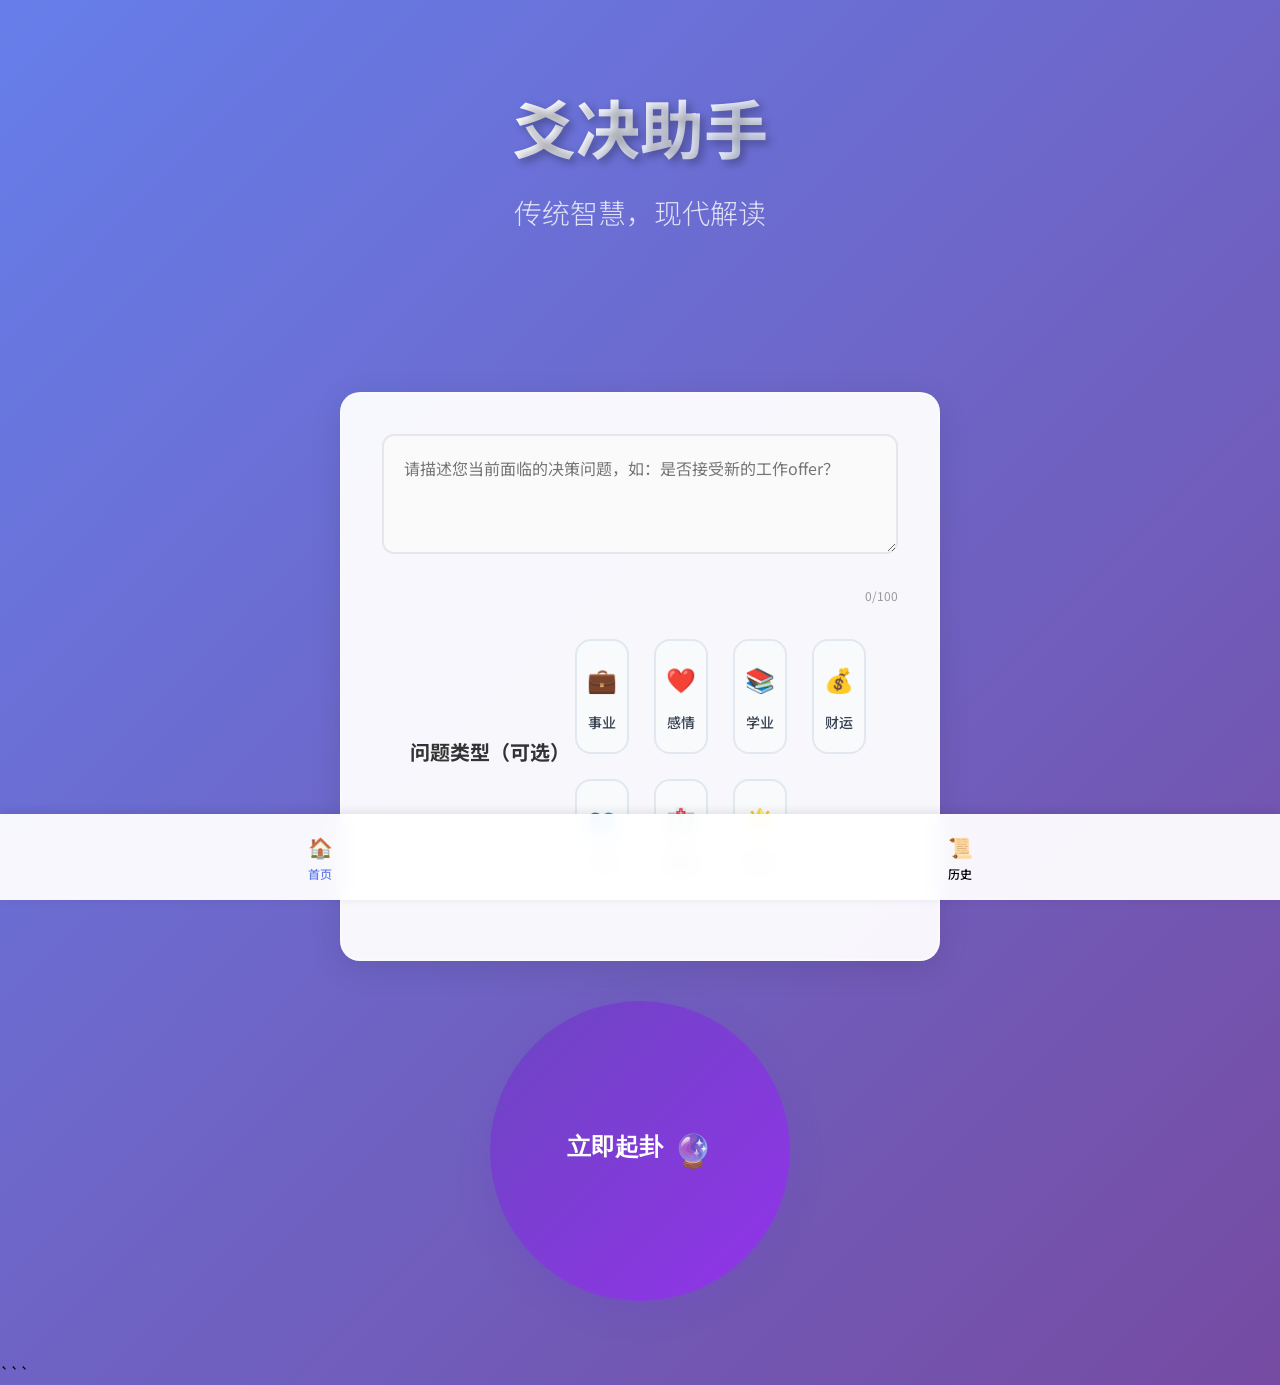
<file: hexagram-assistant/index.html>
<!DOCTYPE html>
<html lang="zh-CN">
<head>
    <meta charset="UTF-8">
    <meta name="viewport" content="width=device-width, initial-scale=1.0, maximum-scale=1.0, user-scalable=no">
    <title>爻决助手 - 传统智慧，现代解读</title>
    <meta name="description" content="基于易经六爻的智能决策助手，通过AI解读卦象为您提供决策建议">
    <meta name="keywords" content="易经,六爻,卦象,决策,占卜,AI,传统文化">
    <link rel="stylesheet" href="css/global.css">
    <link rel="stylesheet" href="css/index.css">
    <link href="https://fonts.googleapis.com/css2?family=Noto+Sans+SC:wght@400;500;700&display=swap" rel="stylesheet">
    <link rel="icon" href="favicon.ico" type="image/x-icon">
</head>
<body>
    <div id="app">
        <!-- 首页 -->
        <div id="home-page" class="page active">
            <div class="container">
                <header class="app-header">
                    <h1 class="app-title">爻决助手</h1>
                    <p class="app-subtitle">传统智慧，现代解读</p>
                </header>
                
                <main class="main-content">
                    <div class="question-input-section">
                        <div class="input-container">
                            <textarea 
                                id="question-input" 
                                class="question-textarea" 
                                placeholder="请描述您当前面临的决策问题，如：是否接受新的工作offer？"
                                maxlength="100"
                            ></textarea>
                            <div class="char-counter">
                                <span id="char-count">0</span>/100
                            </div>
                        </div>
                        
                        <div class="category-selector">
                            <div class="category-title">问题类型（可选）</div>
                            <div class="category-options">
                                <div class="category-option" data-category="career">
                                    <span class="category-icon">💼</span>
                                    <span class="category-name">事业</span>
                                </div>
                                <div class="category-option" data-category="love">
                                    <span class="category-icon">❤️</span>
                                    <span class="category-name">感情</span>
                                </div>
                                <div class="category-option" data-category="study">
                                    <span class="category-icon">📚</span>
                                    <span class="category-name">学业</span>
                                </div>
                                <div class="category-option" data-category="finance">
                                    <span class="category-icon">💰</span>
                                    <span class="category-name">财运</span>
                                </div>
                                <div class="category-option" data-category="relationship">
                                    <span class="category-icon">👥</span>
                                    <span class="category-name">人际</span>
                                </div>
                                <div class="category-option" data-category="health">
                                    <span class="category-icon">🏥</span>
                                    <span class="category-name">健康</span>
                                </div>
                                <div class="category-option" data-category="general">
                                    <span class="category-icon">🌟</span>
                                    <span class="category-name">综合</span>
                                </div>
                            </div>
                        </div>
                    </div>
                    
                    <div class="action-section">
                        <button id="start-divination" class="primary-button">
                            <span class="button-text">立即起卦</span>
                            <span class="button-icon">🔮</span>
                        </button>
                    </div>
                </main>
                
                <nav class="bottom-nav">
                    <div class="nav-item active" data-page="home">
                        <span class="nav-icon">🏠</span>
                        <span class="nav-text">首页</span>
                    </div>
                    <div class="nav-item" data-page="history">
                        <span class="nav-icon">📜</span>
                        <span class="nav-text">历史</span>
                    </div>
                </nav>
            </div>
        </div>
        
        <!-- 起卦加载页 -->
        <div id="loading-page" class="page">
            <div class="loading-container">
                <div class="loading-animation">
                    <div class="card-container">
                        <div class="divination-card"></div>
                        <div class="divination-card"></div>
                        <div class="divination-card"></div>
                    </div>
                    <div class="energy-effect"></div>
                </div>
                <div class="loading-text">
                    <p class="loading-title">正在为您起卦...</p>
                    <p class="loading-subtitle">请静心等待，天地感应中</p>
                </div>
            </div>
        </div>
        
        <!-- 卦卡结果页 -->
        <div id="result-page" class="page">
            <div class="result-container">
                <div class="result-header">
                    <button class="back-button">←</button>
                    <h2 class="result-title">卦象解读</h2>
                    <button class="share-button">分享</button>
                </div>
                
                <div class="hexagram-card">
                    <div class="card-front">
                        <div class="hexagram-header">
                            <h3 class="hexagram-name" id="hexagram-name">乾为天</h3>
                            <span class="hexagram-number" id="hexagram-number">第1卦</span>
                        </div>
                        
                        <div class="hexagram-image" id="hexagram-image">
                            <!-- 卦象图片将通过JS动态加载 -->
                        </div>
                        
                        <div class="hexagram-symbol" id="hexagram-symbol">䷀</div>
                        
                        <div class="hexagram-description" id="hexagram-description">
                            <p class="hexagram-meaning">天行健，君子以自强不息</p>
                            <div class="hexagram-keywords">
                                <span class="keyword">刚健</span>
                                <span class="keyword">进取</span>
                                <span class="keyword">领导</span>
                            </div>
                        </div>
                    </div>
                </div>
                
                <div class="ai-interpretation">
                    <h4 class="interpretation-title">AI智能解读</h4>
                    <div class="interpretation-content" id="interpretation-content">
                        <!-- AI解读内容将通过JS动态加载 -->
                    </div>
                </div>
                
                <div class="result-actions">
                    <button class="secondary-button" id="regenerate-btn">重新解读</button>
                    <button class="primary-button" id="save-btn">保存结果</button>
                    <button class="secondary-button" id="continue-chat-btn">继续提问</button>
                </div>
            </div>
           </div> <div id="chat-modal" class="chat-modal-overlay">
            <div class="chat-modal-content">
                <div class="chat-modal-header">
                    <h3>与AI深入交流</h3>
                    <button id="close-chat-btn" class="close-button">&times;</button>
                </div>
                <div id="chat-window" class="chat-window">
                    </div>
                <div class="chat-input-area">
                    <textarea id="chat-input" placeholder="请在这里输入你的追问..."></textarea>
                    <button id="send-chat-btn">发送</button>
                </div>
            </div>
        </div>
        <div id="history-page" class="page">
            </div>
        
    </div> <script src="js/app.js"></script>
</body>
</html>
        </div>
    </div>
</div>
        </div>
        
        <!-- 历史记录页 -->
        <div id="history-page" class="page">
            <div class="history-container">
                <div class="history-header">
                    <h2 class="history-title">历史记录</h2>
                    <button class="clear-history-btn">清空</button>
                </div>
                
                <div class="history-list" id="history-list">
                    <!-- 历史记录将通过JS动态加载 -->
                </div>
                
                <div class="empty-history" id="empty-history">
                    <div class="empty-icon">📜</div>
                    <p class="empty-text">暂无历史记录</p>
                    <p class="empty-subtext">起卦后，您的记录将显示在这里</p>
                </div>
            </div>
        </div>
        </div>

   
</div> ```
    </div>
    
    <script src="js/app.js"></script>
</body>
</html>
</file>
<file: hexagram-assistant/css/global.css>
/* 全局样式 - 网页版 */
* {
  margin: 0;
  padding: 0;
  box-sizing: border-box;
}

body {
  background: linear-gradient(135deg, #667eea 0%, #764ba2 100%);
  min-height: 100vh;
  font-family: 'Noto Sans SC', -apple-system, BlinkMacSystemFont, 'Segoe UI', 'Roboto', 'Oxygen', 'Ubuntu', 'Cantarell', 'Fira Sans', 'Droid Sans', 'Helvetica Neue', sans-serif;
  overflow-x: hidden;
}

/* 页面容器 */
.page {
  display: none;
  min-height: 100vh;
  width: 100%;
}

.page.active {
  display: block;
}

/* 容器样式 */
.container {
  padding: 20px;
  min-height: 100vh;
  display: flex;
  flex-direction: column;
  align-items: center;
  justify-content: center;
  max-width: 1200px;
  margin: 0 auto;
}

/* 卡片样式 */
.card {
  background: rgba(255, 255, 255, 0.95);
  border-radius: 20px;
  padding: 40px;
  margin: 20px;
  box-shadow: 0 8px 32px rgba(0, 0, 0, 0.1);
  backdrop-filter: blur(10px);
  border: 1px solid rgba(255, 255, 255, 0.2);
  transition: transform 0.3s ease, box-shadow 0.3s ease;
}

.card:hover {
  transform: translateY(-5px);
  box-shadow: 0 12px 40px rgba(0, 0, 0, 0.15);
}

/* 按钮样式 */
.btn, .primary-button, .secondary-button {
  background: linear-gradient(45deg, #667eea, #764ba2);
  color: white;
  border: none;
  border-radius: 50px;
  padding: 20px 40px;
  font-size: 16px;
  font-weight: bold;
  box-shadow: 0 4px 15px rgba(0, 0, 0, 0.2);
  transition: all 0.3s ease;
  cursor: pointer;
  display: inline-flex;
  align-items: center;
  justify-content: center;
  gap: 10px;
}

.btn:hover, .primary-button:hover, .secondary-button:hover {
  transform: translateY(-2px);
  box-shadow: 0 6px 20px rgba(0, 0, 0, 0.3);
}

.btn:active, .primary-button:active, .secondary-button:active {
  transform: translateY(0);
  box-shadow: 0 2px 10px rgba(0, 0, 0, 0.2);
}

.secondary-button {
  background: rgba(255, 255, 255, 0.9);
  color: #667eea;
  border: 2px solid #667eea;
}

.secondary-button:hover {
  background: linear-gradient(45deg, #667eea, #764ba2);
  color: white;
  border-color: transparent;
}

/* 文字样式 */
.title, .app-title {
  font-size: 48px;
  font-weight: bold;
  color: white;
  text-align: center;
  margin-bottom: 30px;
  text-shadow: 2px 2px 4px rgba(0, 0, 0, 0.3);
}

.subtitle, .app-subtitle {
  font-size: 24px;
  color: rgba(255, 255, 255, 0.9);
  text-align: center;
  margin-bottom: 40px;
}

.text {
  font-size: 16px;
  color: #333;
  line-height: 1.6;
}

/* 输入框样式 */
.input, .question-textarea {
  width: 100%;
  padding: 20px;
  border: 2px solid #ddd;
  border-radius: 10px;
  font-size: 16px;
  margin-bottom: 20px;
  background: rgba(255, 255, 255, 0.9);
  resize: vertical;
  min-height: 120px;
  font-family: inherit;
}

.input:focus, .question-textarea:focus {
  border-color: #667eea;
  outline: none;
  box-shadow: 0 0 0 4px rgba(102, 126, 234, 0.1);
}

/* 卦象卡片样式 */
.hexagram-card {
  background: linear-gradient(135deg, rgba(255, 255, 255, 0.95), rgba(255, 255, 255, 0.85));
  border-radius: 20px;
  padding: 40px;
  margin: 20px;
  box-shadow: 0 8px 32px rgba(0, 0, 0, 0.15);
  border: 2px solid rgba(255, 255, 255, 0.3);
  text-align: center;
  transition: transform 0.3s ease;
}

.hexagram-card:hover {
  transform: translateY(-5px);
}

.hexagram-image {
  width: 300px;
  height: 300px;
  border-radius: 15px;
  margin: 20px auto;
  box-shadow: 0 4px 15px rgba(0, 0, 0, 0.2);
  object-fit: cover;
}

.hexagram-name {
  font-size: 32px;
  font-weight: bold;
  color: #333;
  margin: 20px 0;
}

.hexagram-symbol {
  font-size: 48px;
  color: #667eea;
  margin: 20px 0;
  font-weight: bold;
}

.hexagram-meaning {
  font-size: 18px;
  color: #666;
  line-height: 1.6;
  margin: 20px 0;
}

/* 关键词标签样式 */
.keyword, .keyword-tag {
  display: inline-block;
  background: linear-gradient(45deg, #667eea, #764ba2);
  color: white;
  padding: 8px 16px;
  border-radius: 20px;
  font-size: 14px;
  margin: 5px;
  box-shadow: 0 2px 8px rgba(0, 0, 0, 0.1);
  transition: transform 0.2s ease;
}

.keyword:hover, .keyword-tag:hover {
  transform: translateY(-2px);
}

/* 动画效果 */
@keyframes fadeIn {
  from {
    opacity: 0;
    transform: translateY(20px);
  }
  to {
    opacity: 1;
    transform: translateY(0);
  }
}

@keyframes pulse {
  0% {
    transform: scale(1);
  }
  50% {
    transform: scale(1.05);
  }
  100% {
    transform: scale(1);
  }
}

@keyframes glow {
  0% {
    box-shadow: 0 0 5px rgba(102, 126, 234, 0.5);
  }
  50% {
    box-shadow: 0 0 20px rgba(102, 126, 234, 0.8);
  }
  100% {
    box-shadow: 0 0 5px rgba(102, 126, 234, 0.5);
  }
}

@keyframes spin {
  0% {
    transform: rotate(0deg);
  }
  100% {
    transform: rotate(360deg);
  }
}

@keyframes cardFlip {
  0% {
    transform: rotateY(0deg);
  }
  50% {
    transform: rotateY(180deg);
  }
  100% {
    transform: rotateY(360deg);
  }
}

.fade-in {
  animation: fadeIn 0.5s ease-out;
}

.pulse {
  animation: pulse 2s infinite;
}

.glow {
  animation: glow 2s infinite;
}

/* 响应式设计 */
@media (max-width: 768px) {
  .container {
    padding: 10px;
  }
  
  .card {
    padding: 20px;
    margin: 10px;
  }
  
  .title, .app-title {
    font-size: 32px;
  }
  
  .subtitle, .app-subtitle {
    font-size: 18px;
  }
  
  .text {
    font-size: 14px;
  }
  
  .hexagram-image {
    width: 250px;
    height: 250px;
  }
  
  .hexagram-name {
    font-size: 24px;
  }
  
  .hexagram-symbol {
    font-size: 36px;
  }
  
  .hexagram-meaning {
    font-size: 16px;
  }
  
  .btn, .primary-button, .secondary-button {
    padding: 15px 30px;
    font-size: 14px;
  }
}

@media (max-width: 480px) {
  .container {
    padding: 5px;
  }
  
  .card {
    padding: 15px;
    margin: 5px;
  }
  
  .title, .app-title {
    font-size: 28px;
  }
  
  .subtitle, .app-subtitle {
    font-size: 16px;
  }
  
  .hexagram-image {
    width: 200px;
    height: 200px;
  }
  
  .hexagram-name {
    font-size: 20px;
  }
  
  .hexagram-symbol {
    font-size: 32px;
  }
}

/* 加载动画 */
.loading {
  display: flex;
  justify-content: center;
  align-items: center;
  padding: 40px;
}

.loading-dot {
  width: 12px;
  height: 12px;
  background: #667eea;
  border-radius: 50%;
  margin: 0 5px;
  animation: loadingBounce 1.4s infinite ease-in-out both;
}

.loading-dot:nth-child(1) {
  animation-delay: -0.32s;
}

.loading-dot:nth-child(2) {
  animation-delay: -0.16s;
}

@keyframes loadingBounce {
  0%, 80%, 100% {
    transform: scale(0);
  }
  40% {
    transform: scale(1);
  }
}

/* AI响应样式 */
.ai-response, .ai-interpretation {
  background: linear-gradient(135deg, rgba(255, 255, 255, 0.95), rgba(255, 255, 255, 0.85));
  border-radius: 20px;
  padding: 40px;
  margin: 20px;
  box-shadow: 0 8px 32px rgba(0, 0, 0, 0.15);
  border: 2px solid rgba(255, 255, 255, 0.3);
}

.ai-title, .interpretation-title {
  font-size: 24px;
  font-weight: bold;
  color: #333;
  margin-bottom: 20px;
  text-align: center;
}

.ai-content, .interpretation-content {
  font-size: 16px;
  color: #333;
  line-height: 1.6;
  text-align: left;
}

/* 问题类型选择样式 */
.question-type, .category-selector {
  display: flex;
  flex-wrap: wrap;
  justify-content: center;
  margin: 20px 0;
}

.type-btn, .category-option {
  background: rgba(255, 255, 255, 0.8);
  border: 2px solid #667eea;
  color: #667eea;
  border-radius: 25px;
  padding: 12px 20px;
  margin: 5px;
  font-size: 14px;
  transition: all 0.3s ease;
  cursor: pointer;
  display: flex;
  align-items: center;
  gap: 8px;
}

.type-btn.active, .category-option.active {
  background: linear-gradient(45deg, #667eea, #764ba2);
  color: white;
  border-color: transparent;
}

.type-btn:hover, .category-option:hover {
  transform: translateY(-2px);
  box-shadow: 0 4px 12px rgba(0, 0, 0, 0.1);
}

/* 底部导航 */
.bottom-nav {
  position: fixed;
  bottom: 0;
  left: 0;
  right: 0;
  background: rgba(255, 255, 255, 0.95);
  backdrop-filter: blur(10px);
  display: flex;
  justify-content: space-around;
  padding: 10px 0;
  box-shadow: 0 -2px 10px rgba(0, 0, 0, 0.1);
  z-index: 1000;
}

.nav-item {
  display: flex;
  flex-direction: column;
  align-items: center;
  padding: 8px 16px;
  cursor: pointer;
  transition: all 0.3s ease;
  border-radius: 10px;
}

.nav-item:hover {
  background: rgba(102, 126, 234, 0.1);
}

.nav-item.active {
  color: #667eea;
}

.nav-icon {
  font-size: 20px;
  margin-bottom: 4px;
}

.nav-text {
  font-size: 12px;
  font-weight: 500;
}

/* 应用头部 */
.app-header {
  text-align: center;
  margin-bottom: 40px;
}

/* 主要内容区域 */
.main-content {
  width: 100%;
  max-width: 600px;
  margin: 0 auto;
}

/* 问题输入区域 */
.question-input-section {
  background: rgba(255, 255, 255, 0.95);
  border-radius: 20px;
  padding: 30px;
  margin-bottom: 30px;
  box-shadow: 0 8px 32px rgba(0, 0, 0, 0.1);
}

.input-container {
  position: relative;
  margin-bottom: 20px;
}

.char-counter {
  text-align: right;
  font-size: 12px;
  color: #666;
  margin-top: 5px;
}

.category-title {
  font-size: 16px;
  font-weight: bold;
  color: #333;
  margin-bottom: 15px;
  text-align: center;
}

.category-options {
  display: flex;
  flex-wrap: wrap;
  gap: 10px;
  justify-content: center;
}

/* 动作区域 */
.action-section {
  text-align: center;
  margin-top: 30px;
}

/* 加载页面样式 */
.loading-container {
  display: flex;
  flex-direction: column;
  align-items: center;
  justify-content: center;
  min-height: 100vh;
  text-align: center;
}

.loading-animation {
  position: relative;
  margin-bottom: 40px;
}

.card-container {
  display: flex;
  gap: 20px;
  margin-bottom: 20px;
}

.divination-card {
  width: 80px;
  height: 120px;
  background: linear-gradient(135deg, #667eea, #764ba2);
  border-radius: 10px;
  box-shadow: 0 4px 15px rgba(0, 0, 0, 0.2);
  animation: cardFlip 2s infinite;
}

.divination-card:nth-child(2) {
  animation-delay: 0.3s;
}

.divination-card:nth-child(3) {
  animation-delay: 0.6s;
}

.energy-effect {
  width: 200px;
  height: 200px;
  border: 2px solid rgba(102, 126, 234, 0.3);
  border-radius: 50%;
  position: absolute;
  top: 50%;
  left: 50%;
  transform: translate(-50%, -50%);
  animation: pulse 2s infinite;
}

.loading-text {
  color: white;
}

.loading-title {
  font-size: 24px;
  font-weight: bold;
  margin-bottom: 10px;
}

.loading-subtitle {
  font-size: 16px;
  opacity: 0.8;
}

/* 结果页面样式 */
.result-container {
  max-width: 600px;
  margin: 0 auto;
  padding: 20px;
}

.result-header {
  display: flex;
  justify-content: space-between;
  align-items: center;
  margin-bottom: 30px;
  background: rgba(255, 255, 255, 0.95);
  padding: 20px;
  border-radius: 15px;
  box-shadow: 0 4px 15px rgba(0, 0, 0, 0.1);
}

.back-button, .share-button {
  background: none;
  border: none;
  font-size: 20px;
  cursor: pointer;
  padding: 10px;
  border-radius: 50%;
  transition: all 0.3s ease;
}

.back-button:hover, .share-button:hover {
  background: rgba(102, 126, 234, 0.1);
}

.result-title {
  font-size: 20px;
  font-weight: bold;
  color: #333;
}

.result-actions {
  display: flex;
  gap: 15px;
  justify-content: center;
  margin-top: 30px;
}

/* 历史记录页面样式 */
.history-container {
  max-width: 600px;
  margin: 0 auto;
  padding: 20px;
}

.history-header {
  display: flex;
  justify-content: space-between;
  align-items: center;
  margin-bottom: 30px;
  background: rgba(255, 255, 255, 0.95);
  padding: 20px;
  border-radius: 15px;
  box-shadow: 0 4px 15px rgba(0, 0, 0, 0.1);
}

.history-title {
  font-size: 20px;
  font-weight: bold;
  color: #333;
}

.clear-history-btn {
  background: #ff4757;
  color: white;
  border: none;
  border-radius: 20px;
  padding: 8px 16px;
  font-size: 14px;
  cursor: pointer;
  transition: all 0.3s ease;
}

.clear-history-btn:hover {
  background: #ff3742;
  transform: translateY(-2px);
}

.history-list {
  display: flex;
  flex-direction: column;
  gap: 15px;
}

.history-item {
  background: rgba(255, 255, 255, 0.95);
  border-radius: 15px;
  padding: 20px;
  box-shadow: 0 4px 15px rgba(0, 0, 0, 0.1);
  transition: transform 0.3s ease;
}

.history-item:hover {
  transform: translateY(-2px);
}

.history-item-header {
  display: flex;
  justify-content: space-between;
  align-items: center;
  margin-bottom: 10px;
}

.history-item-title {
  font-size: 16px;
  font-weight: bold;
  color: #333;
}

.history-item-time {
  font-size: 12px;
  color: #666;
}

.history-item-question {
  font-size: 14px;
  color: #666;
  margin-bottom: 10px;
}

.history-item-hexagram {
  display: flex;
  align-items: center;
  gap: 10px;
}

.history-item-hexagram-name {
  font-size: 14px;
  font-weight: bold;
  color: #667eea;
}

.empty-history {
  text-align: center;
  padding: 60px 20px;
  color: white;
}

.empty-icon {
  font-size: 48px;
  margin-bottom: 20px;
}

.empty-text {
  font-size: 18px;
  font-weight: bold;
  margin-bottom: 10px;
}

.empty-subtext {
  font-size: 14px;
  opacity: 0.8;
}

/* 工具类 */
.text-center {
  text-align: center;
}

.text-left {
  text-align: left;
}

.text-right {
  text-align: right;
}

.mb-10 {
  margin-bottom: 10px;
}

.mb-20 {
  margin-bottom: 20px;
}

.mb-30 {
  margin-bottom: 30px;
}

.mt-10 {
  margin-top: 10px;
}

.mt-20 {
  margin-top: 20px;
}

.mt-30 {
  margin-top: 30px;
}

.hidden {
  display: none !important;
}

.visible {
  display: block !important;
}

/* 打字机效果 */
.typewriter {
  overflow: hidden;
  border-right: 2px solid #667eea;
  white-space: nowrap;
  animation: typing 3s steps(40, end), blink-caret 0.75s step-end infinite;
}

@keyframes typing {
  from {
    width: 0;
  }
  to {
    width: 100%;
  }
}

@keyframes blink-caret {
  from, to {
    border-color: transparent;
  }
  50% {
    border-color: #667eea;
  }
}

/* 响应式底部导航间距 */
@media (max-width: 768px) {
  .main-content {
    padding-bottom: 80px;
  }
  
  .result-container {
    padding-bottom: 80px;
  }
  
  .history-container {
    padding-bottom: 80px;
  }
}
.fortune-tag {
  display: inline-block; padding: 4px 12px; border-radius: 15px;
  font-size: 14px; font-weight: bold; color: white; margin-left: 10px;
  vertical-align: middle;
}
/* 对话窗口样式 */
.chat-modal-overlay {
    position: fixed; top: 0; left: 0; width: 100%; height: 100%;
    background-color: rgba(0, 0, 0, 0.6);
    display: none; justify-content: center; align-items: center; z-index: 2000;
}
.chat-modal-content {
    background: #f9f9f9; width: 90%; max-width: 600px;
    border-radius: 15px; box-shadow: 0 5px 25px rgba(0,0,0,0.2);
    display: flex; flex-direction: column; height: 80vh;
}
.chat-modal-header {
    padding: 15px 20px; border-bottom: 1px solid #eee;
    display: flex; justify-content: space-between; align-items: center;
}
.close-button {
    background: none; border: none; font-size: 24px; cursor: pointer;
}
.chat-window {
    flex-grow: 1; overflow-y: auto; padding: 20px;
}
.chat-message {
    margin-bottom: 15px; max-width: 80%;
}
.user-message {
    background-color: #667eea; color: white;
    padding: 10px 15px; border-radius: 15px 15px 0 15px;
    align-self: flex-end; margin-left: auto;
}
.ai-message {
    background-color: #e9e9eb; color: #333;
    padding: 10px 15px; border-radius: 15px 15px 15px 0;
    align-self: flex-start;
}
.chat-input-area {
    display: flex; padding: 10px; border-top: 1px solid #eee;
}
#chat-input {
    flex-grow: 1; border: 1px solid #ccc; border-radius: 20px;
    padding: 10px 15px; resize: none; font-family: inherit;
}
#send-chat-btn {
    background: #667eea; color: white; border: none;
    border-radius: 20px; padding: 0 20px; margin-left: 10px; cursor: pointer;
}
.fortune-大吉 { background-color: #e53935; }
.fortune-吉 { background-color: #fb8c00; }
.fortune-中平 { background-color: #43a047; }
.fortune-凶 { background-color: #546e7a; }
</file>
<file: hexagram-assistant/css/index.css>
/* 首页样式 - 网页版 */
.home-page {
  min-height: 100vh;
  background: linear-gradient(135deg, #667eea 0%, #764ba2 100%);
  padding: 40px 30px;
  box-sizing: border-box;
  display: flex;
  flex-direction: column;
  align-items: center;
}

.app-header {
  text-align: center;
  padding: 60px 0 80px 0;
  color: white;
  animation: fadeIn 0.6s ease-out;
}

.app-title {
  font-size: 64px;
  font-weight: bold;
  margin-bottom: 20px;
  text-shadow: 4px 4px 8px rgba(0, 0, 0, 0.3);
  background: linear-gradient(135deg, #ffffff 0%, #e0e7ff 100%);
  -webkit-background-clip: text;
  -webkit-text-fill-color: transparent;
  background-clip: text;
}

.app-subtitle {
  font-size: 28px;
  color: rgba(255, 255, 255, 0.8);
  font-weight: 300;
}

.main-content {
  width: 100%;
  max-width: 600px;
  margin: 0 auto;
}

.question-input-section {
  background: rgba(255, 255, 255, 0.95);
  border-radius: 20px;
  padding: 40px;
  margin-bottom: 40px;
  box-shadow: 0 8px 32px rgba(0, 0, 0, 0.1);
  border: 2px solid rgba(255, 255, 255, 0.3);
  animation: fadeIn 0.6s ease-out 0.1s both;
}

.category-selector {
  margin-top: 30px;
}

.category-title {
  display: flex;
  align-items: center;
  margin-bottom: 30px;
  font-size: 20px;
  font-weight: bold;
  color: #333;
  text-align: center;
}

.category-options {
  display: grid;
  grid-template-columns: repeat(4, 1fr);
  gap: 15px;
}

.category-option {
  display: flex;
  flex-direction: column;
  align-items: center;
  justify-content: center;
  padding: 20px 10px;
  border-radius: 16px;
  background: #f8fafc;
  border: 2px solid #e2e8f0;
  transition: all 0.3s ease;
  cursor: pointer;
}

.category-option:hover {
  transform: translateY(-2px);
  box-shadow: 0 4px 12px rgba(0, 0, 0, 0.1);
}

.category-option:active {
  transform: scale(0.95);
}

.category-option.active {
  background: linear-gradient(135deg, #6B46C1 0%, #9333ea 100%);
  border-color: #6B46C1;
  box-shadow: 0 4px 16px rgba(107, 70, 193, 0.3);
}

.category-option.active .category-icon,
.category-option.active .category-name {
  color: white;
}

.category-icon {
  font-size: 24px;
  margin-bottom: 8px;
  color: #6B46C1;
}

.category-name {
  font-size: 14px;
  color: #374151;
  font-weight: 500;
  text-align: center;
}

.input-container {
  position: relative;
  margin-bottom: 20px;
}

.question-textarea {
  width: 100%;
  min-height: 120px;
  padding: 20px;
  border: 2px solid #e5e7eb;
  border-radius: 12px;
  font-size: 16px;
  line-height: 1.6;
  background: #fafafa;
  box-sizing: border-box;
  transition: all 0.3s ease;
  resize: vertical;
  font-family: inherit;
}

.question-textarea:focus {
  border-color: #6B46C1;
  background: white;
  box-shadow: 0 0 0 4px rgba(107, 70, 193, 0.1);
  outline: none;
}

.char-counter {
  font-size: 12px;
  color: #999;
  text-align: right;
  margin-top: 8px;
}

.action-section {
  text-align: center;
  margin-bottom: 40px;
  animation: fadeIn 0.6s ease-out 0.3s both;
}

.primary-button {
  position: relative;
  width: 300px;
  height: 300px;
  margin: 0 auto 30px;
  border-radius: 50%;
  background: linear-gradient(135deg, #6B46C1 0%, #9333ea 100%);
  border: none;
  box-shadow: 0 8px 32px rgba(107, 70, 193, 0.3);
  display: flex;
  align-items: center;
  justify-content: center;
  cursor: pointer;
  transition: all 0.3s ease;
  overflow: hidden;
}

.primary-button:hover {
  transform: translateY(-5px);
  box-shadow: 0 12px 40px rgba(107, 70, 193, 0.4);
}

.primary-button:active {
  transform: scale(0.95);
}

.primary-button:disabled {
  background: linear-gradient(135deg, #d1d5db 0%, #9ca3af 100%);
  box-shadow: none;
  cursor: not-allowed;
}

.button-content {
  display: flex;
  flex-direction: column;
  align-items: center;
  justify-content: center;
  z-index: 2;
}

.button-text {
  font-size: 24px;
  font-weight: bold;
  color: white;
  margin-bottom: 8px;
}

.button-icon {
  font-size: 32px;
  color: rgba(255, 255, 255, 0.9);
}

.loading-animation {
  position: absolute;
  top: 50%;
  left: 50%;
  transform: translate(-50%, -50%);
  display: flex;
  gap: 6px;
}

.loading-dot {
  width: 8px;
  height: 8px;
  background: white;
  border-radius: 50%;
  animation: pulse 1.4s infinite ease-in-out;
}

.loading-dot:nth-child(1) {
  animation-delay: -0.32s;
}

.loading-dot:nth-child(2) {
  animation-delay: -0.16s;
}

.loading-dot:nth-child(3) {
  animation-delay: 0;
}

@keyframes pulse {
  0%, 80%, 100% {
    transform: scale(0);
    opacity: 0.5;
  }
  40% {
    transform: scale(1);
    opacity: 1;
  }
}

.pulse-ring {
  position: absolute;
  top: 50%;
  left: 50%;
  transform: translate(-50%, -50%);
  width: 100%;
  height: 100%;
  border-radius: 50%;
  border: 3px solid rgba(255, 255, 255, 0.5);
  animation: pulse-ring 2s infinite;
}

@keyframes pulse-ring {
  0% {
    transform: translate(-50%, -50%) scale(1);
    opacity: 1;
  }
  100% {
    transform: translate(-50%, -50%) scale(1.3);
    opacity: 0;
  }
}

.divination-tip {
  font-size: 16px;
  color: rgba(255, 255, 255, 0.8);
  text-align: center;
  margin-top: 20px;
}

/* 历史记录入口 */
.history-section {
  background: rgba(255, 255, 255, 0.1);
  border-radius: 16px;
  padding: 30px;
  margin-bottom: 40px;
  display: flex;
  align-items: center;
  justify-content: space-between;
  border: 2px solid rgba(255, 255, 255, 0.2);
  cursor: pointer;
  transition: all 0.3s ease;
  animation: fadeIn 0.6s ease-out 0.4s both;
}

.history-section:hover {
  background: rgba(255, 255, 255, 0.15);
  transform: translateY(-2px);
}

.history-section:active {
  transform: scale(0.98);
  background: rgba(255, 255, 255, 0.15);
}

.history-icon {
  font-size: 24px;
  color: white;
}

.history-text {
  flex: 1;
  font-size: 18px;
  color: white;
  margin-left: 20px;
  font-weight: 500;
}

.arrow-icon {
  font-size: 16px;
  color: rgba(255, 255, 255, 0.8);
}

/* 底部导航 */
.bottom-nav {
  position: fixed;
  bottom: 0;
  left: 0;
  right: 0;
  background: rgba(255, 255, 255, 0.95);
  backdrop-filter: blur(10px);
  display: flex;
  justify-content: space-around;
  padding: 10px 0;
  box-shadow: 0 -2px 10px rgba(0, 0, 0, 0.1);
  z-index: 1000;
  animation: fadeIn 0.6s ease-out 0.5s both;
}

.nav-item {
  display: flex;
  flex-direction: column;
  align-items: center;
  padding: 8px 16px;
  cursor: pointer;
  transition: all 0.3s ease;
  border-radius: 10px;
}

.nav-item:hover {
  background: rgba(102, 126, 234, 0.1);
}

.nav-item.active {
  color: #667eea;
}

.nav-icon {
  font-size: 20px;
  margin-bottom: 4px;
}

.nav-text {
  font-size: 12px;
  font-weight: 500;
}

/* 响应式设计 */
@media (max-width: 768px) {
  .home-page {
    padding: 30px 20px;
  }
  
  .app-title {
    font-size: 48px;
  }
  
  .app-subtitle {
    font-size: 20px;
  }
  
  .question-input-section {
    padding: 30px;
  }
  
  .category-options {
    grid-template-columns: repeat(3, 1fr);
    gap: 10px;
  }
  
  .category-option {
    padding: 15px 8px;
  }
  
  .primary-button {
    width: 250px;
    height: 250px;
  }
  
  .button-text {
    font-size: 20px;
  }
  
  .button-icon {
    font-size: 28px;
  }
  
  .history-section {
    padding: 20px;
  }
  
  .history-text {
    font-size: 16px;
  }
}

@media (max-width: 480px) {
  .home-page {
    padding: 20px 15px;
  }
  
  .app-title {
    font-size: 36px;
  }
  
  .app-subtitle {
    font-size: 18px;
  }
  
  .question-input-section {
    padding: 20px;
  }
  
  .category-options {
    grid-template-columns: repeat(2, 1fr);
    gap: 8px;
  }
  
  .category-option {
    padding: 12px 6px;
  }
  
  .category-name {
    font-size: 12px;
  }
  
  .primary-button {
    width: 200px;
    height: 200px;
  }
  
  .button-text {
    font-size: 18px;
  }
  
  .button-icon {
    font-size: 24px;
  }
  
  .main-content {
    padding-bottom: 80px;
  }
}

/* 动画效果 */
@keyframes fadeIn {
  from {
    opacity: 0;
    transform: translateY(20px);
  }
  to {
    opacity: 1;
    transform: translateY(0);
  }
}

/* 特殊效果 */
.glow-effect {
  position: absolute;
  top: 0;
  left: 0;
  right: 0;
  bottom: 0;
  background: radial-gradient(circle at center, rgba(255, 255, 255, 0.1) 0%, transparent 70%);
  pointer-events: none;
  animation: glow-pulse 3s ease-in-out infinite;
}

@keyframes glow-pulse {
  0%, 100% {
    opacity: 0.3;
  }
  50% {
    opacity: 0.6;
  }
}

/* 加载状态 */
.loading-state .button-content {
  opacity: 0;
}

.loading-state .loading-animation {
  display: flex;
}

/* 成功状态 */
.success-state {
  animation: success-pulse 0.6s ease-out;
}

@keyframes success-pulse {
  0% {
    transform: scale(1);
  }
  50% {
    transform: scale(1.1);
  }
  100% {
    transform: scale(1);
  }
}

/* 工具类 */
.text-center {
  text-align: center;
}

.mb-10 {
  margin-bottom: 10px;
}

.mb-20 {
  margin-bottom: 20px;
}

.mb-30 {
  margin-bottom: 30px;
}

.hidden {
  display: none !important;
}

/* 无障碍支持 */
.primary-button:focus,
.category-option:focus,
.nav-item:focus {
  outline: 2px solid #667eea;
  outline-offset: 2px;
}

/* 高对比度模式支持 */
@media (prefers-contrast: high) {
  .primary-button {
    border: 3px solid white;
  }
  
  .category-option {
    border: 2px solid #333;
  }
  
  .category-option.active {
    border: 2px solid white;
  }
}

/* 减少动画模式支持 */
@media (prefers-reduced-motion: reduce) {
  .primary-button,
  .category-option,
  .history-section,
  .nav-item {
    transition: none;
  }
  
  .pulse-ring,
  .loading-dot,
  .glow-effect {
    animation: none;
  }
  
  .fade-in {
    animation: none;
    opacity: 1;
    transform: none;
  }
}
</file>
